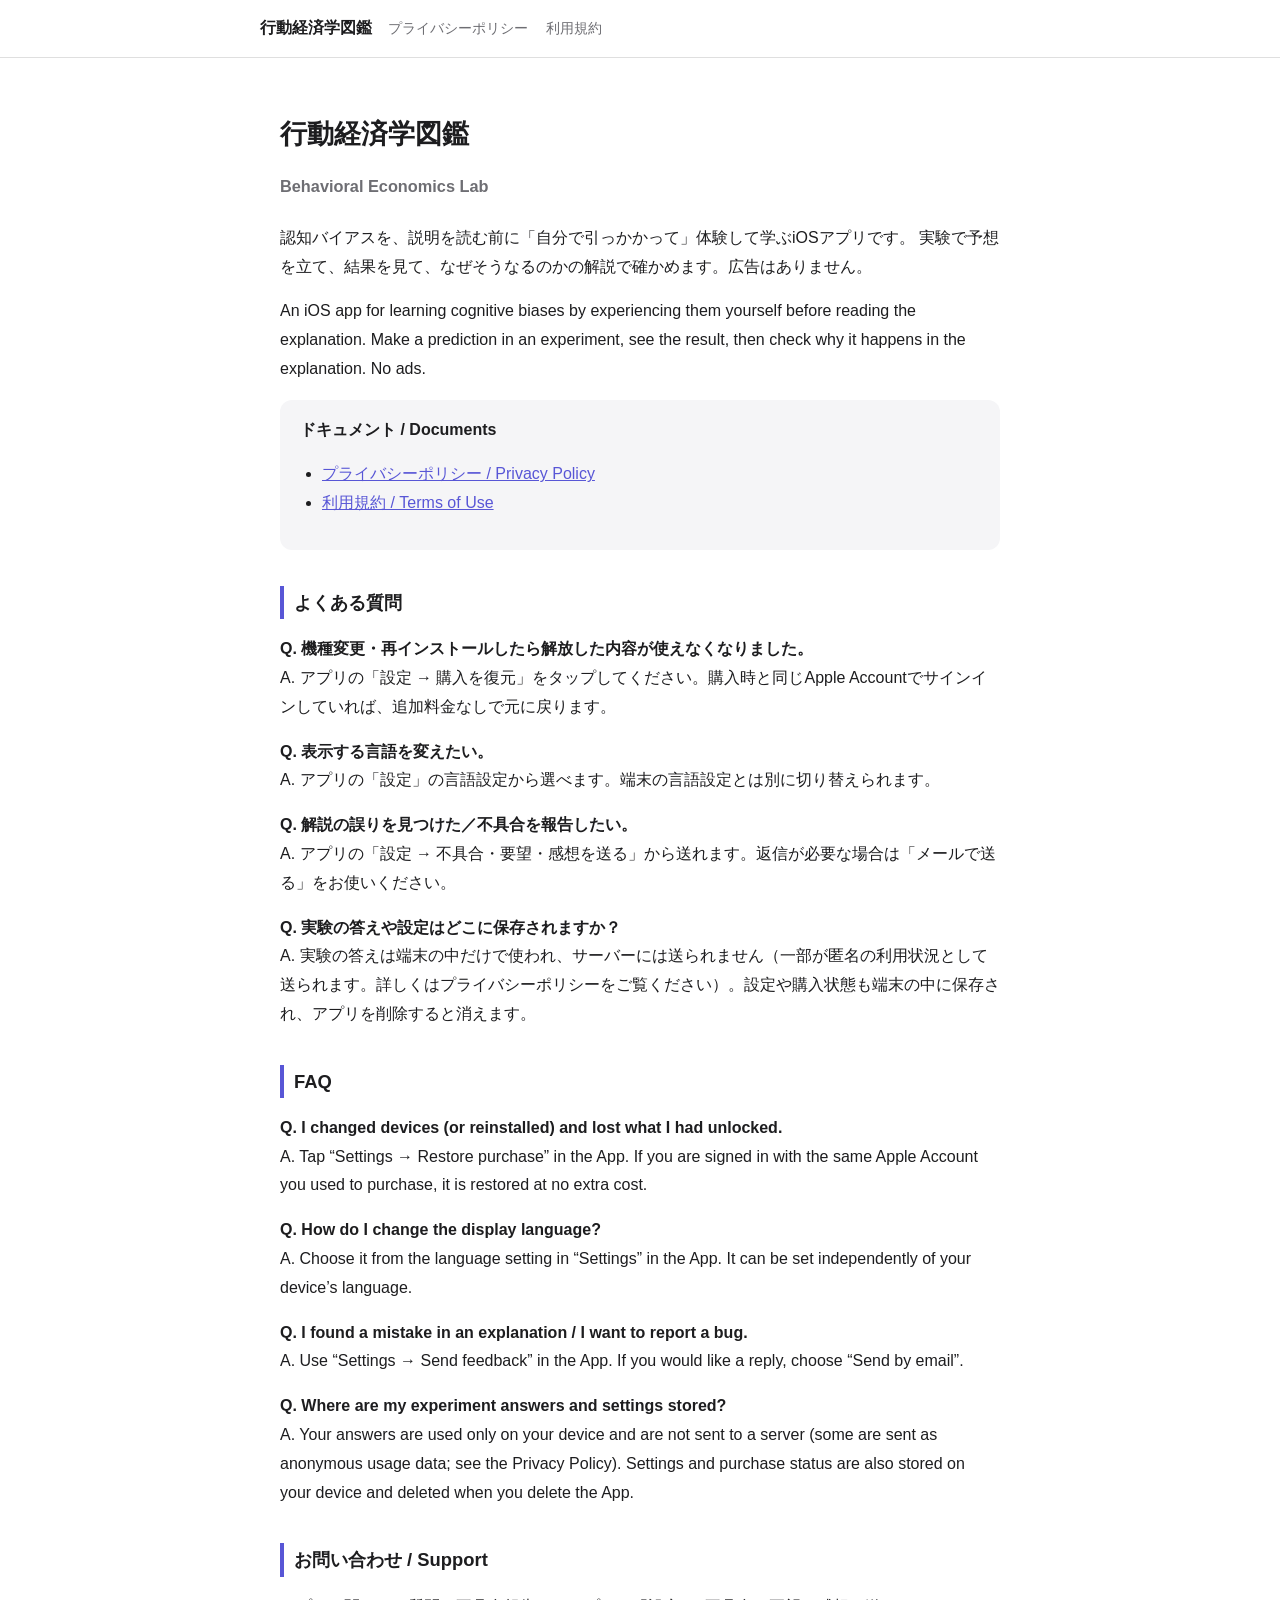
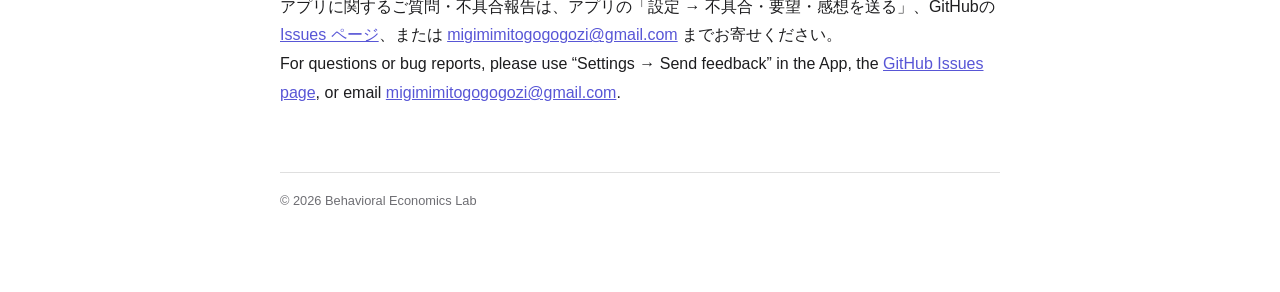
<file: index.html>
<!DOCTYPE html>
<html lang="ja">
<head>
<meta charset="UTF-8">
<meta name="viewport" content="width=device-width, initial-scale=1">
<title>行動経済学図鑑 / Behavioral Economics Lab — サポート</title>
<link rel="stylesheet" href="assets/style.css">
</head>
<body>
<header class="site">
  <div class="inner">
    <a href="./">行動経済学図鑑</a>
    <nav>
      <a href="privacy/">プライバシーポリシー</a>
      <a href="terms/">利用規約</a>
    </nav>
  </div>
</header>
<main>

  <h1>行動経済学図鑑<br><small style="font-size:.6em;color:var(--secondary)">Behavioral Economics Lab</small></h1>
  <p>
    認知バイアスを、説明を読む前に「自分で引っかかって」体験して学ぶiOSアプリです。
    実験で予想を立て、結果を見て、なぜそうなるのかの解説で確かめます。広告はありません。
  </p>
  <p>
    An iOS app for learning cognitive biases by experiencing them yourself before reading the explanation.
    Make a prediction in an experiment, see the result, then check why it happens in the explanation. No ads.
  </p>

  <div class="card">
    <strong>ドキュメント / Documents</strong>
    <ul>
      <li><a href="privacy/">プライバシーポリシー / Privacy Policy</a></li>
      <li><a href="terms/">利用規約 / Terms of Use</a></li>
    </ul>
  </div>

  <h2>よくある質問</h2>
  <p><strong>Q. 機種変更・再インストールしたら解放した内容が使えなくなりました。</strong><br>
    A. アプリの「設定 → 購入を復元」をタップしてください。購入時と同じApple Accountでサインインしていれば、追加料金なしで元に戻ります。</p>
  <p><strong>Q. 表示する言語を変えたい。</strong><br>
    A. アプリの「設定」の言語設定から選べます。端末の言語設定とは別に切り替えられます。</p>
  <p><strong>Q. 解説の誤りを見つけた／不具合を報告したい。</strong><br>
    A. アプリの「設定 → 不具合・要望・感想を送る」から送れます。返信が必要な場合は「メールで送る」をお使いください。</p>
  <p><strong>Q. 実験の答えや設定はどこに保存されますか？</strong><br>
    A. 実験の答えは端末の中だけで使われ、サーバーには送られません（一部が匿名の利用状況として送られます。詳しくはプライバシーポリシーをご覧ください）。設定や購入状態も端末の中に保存され、アプリを削除すると消えます。</p>

  <h2>FAQ</h2>
  <p><strong>Q. I changed devices (or reinstalled) and lost what I had unlocked.</strong><br>
    A. Tap “Settings → Restore purchase” in the App. If you are signed in with the same Apple Account you used to purchase, it is restored at no extra cost.</p>
  <p><strong>Q. How do I change the display language?</strong><br>
    A. Choose it from the language setting in “Settings” in the App. It can be set independently of your device’s language.</p>
  <p><strong>Q. I found a mistake in an explanation / I want to report a bug.</strong><br>
    A. Use “Settings → Send feedback” in the App. If you would like a reply, choose “Send by email”.</p>
  <p><strong>Q. Where are my experiment answers and settings stored?</strong><br>
    A. Your answers are used only on your device and are not sent to a server (some are sent as anonymous usage data; see the Privacy Policy). Settings and purchase status are also stored on your device and deleted when you delete the App.</p>

  <h2>お問い合わせ / Support</h2>
  <p>
    アプリに関するご質問・不具合報告は、アプリの「設定 → 不具合・要望・感想を送る」、GitHubの
    <a href="https://github.com/non-migi/behavioraleconlab-legal/issues">Issues ページ</a>、または
    <a href="mailto:migimimitogogogozi@gmail.com">migimimitogogogozi@gmail.com</a> までお寄せください。<br>
    For questions or bug reports, please use “Settings → Send feedback” in the App, the
    <a href="https://github.com/non-migi/behavioraleconlab-legal/issues">GitHub Issues page</a>, or email
    <a href="mailto:migimimitogogogozi@gmail.com">migimimitogogogozi@gmail.com</a>.
  </p>

<footer>© 2026 Behavioral Economics Lab</footer>
</main>
</body>
</html>
</file>
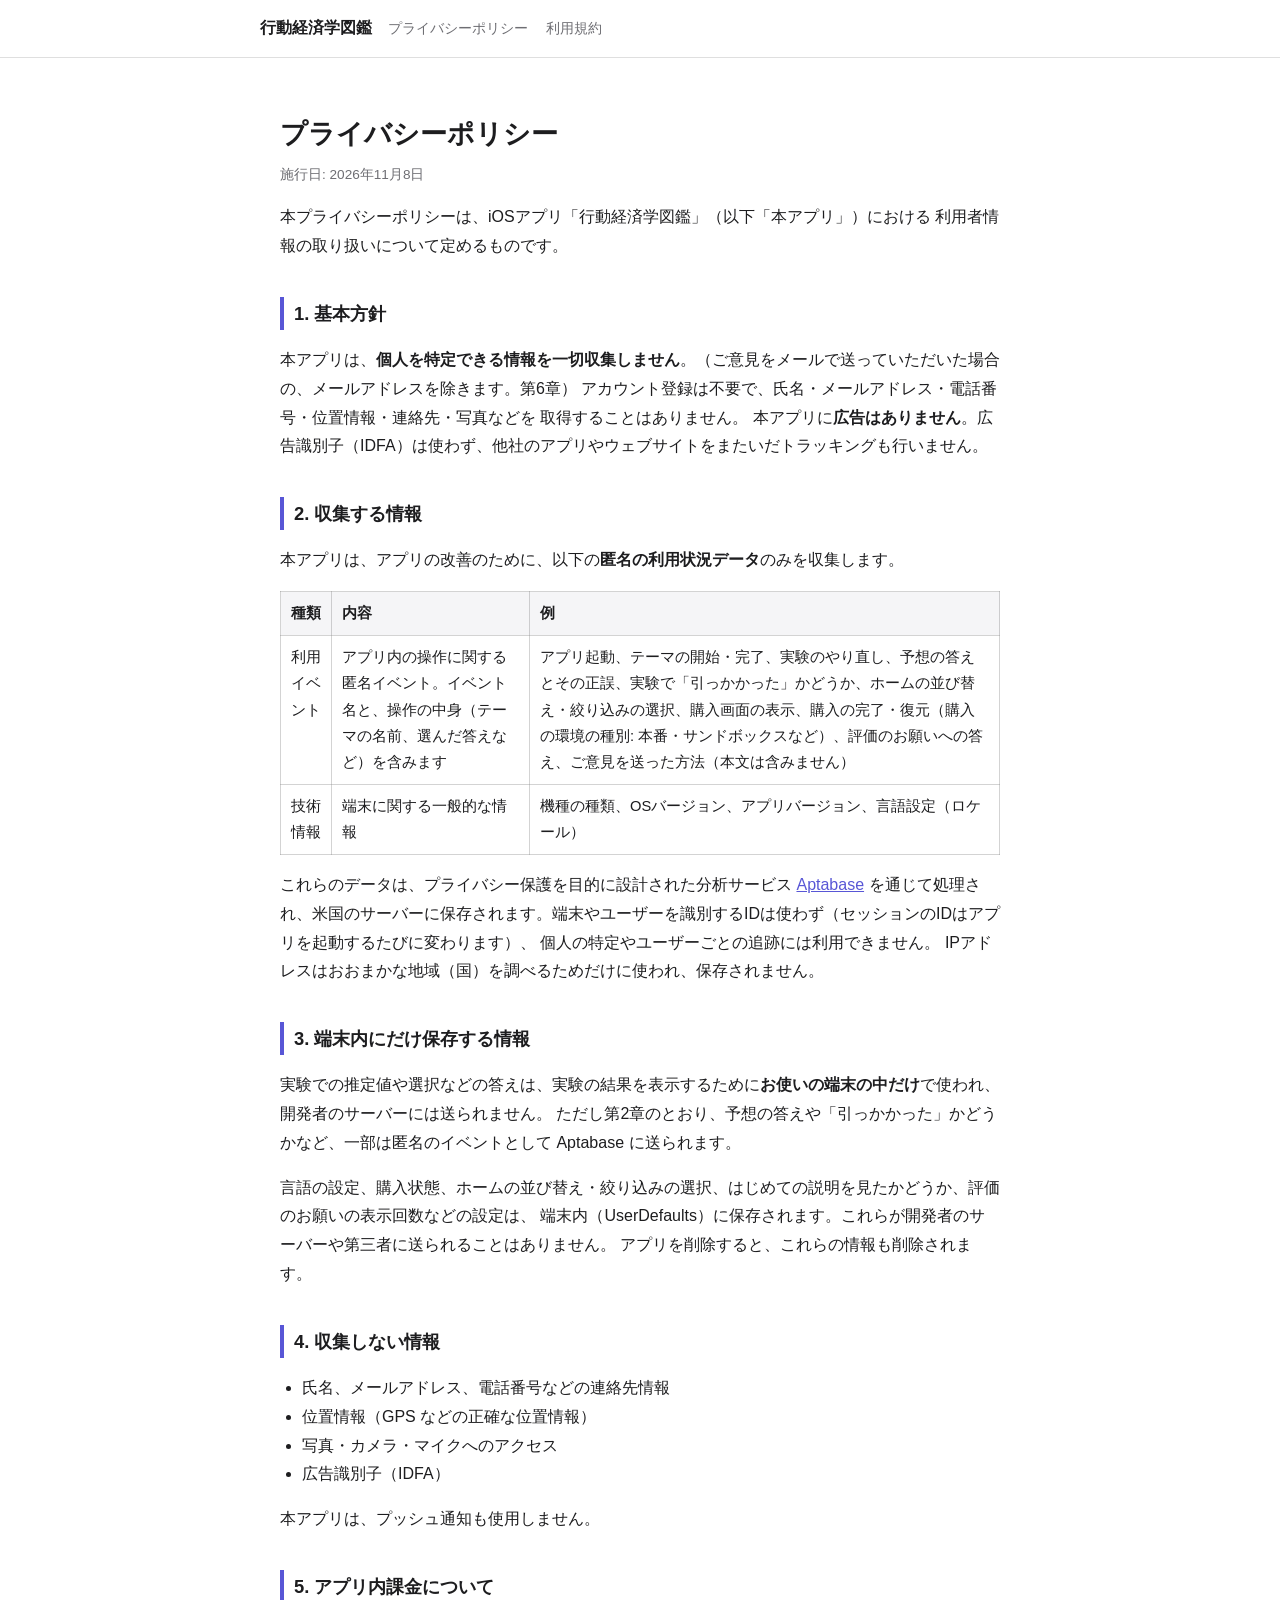
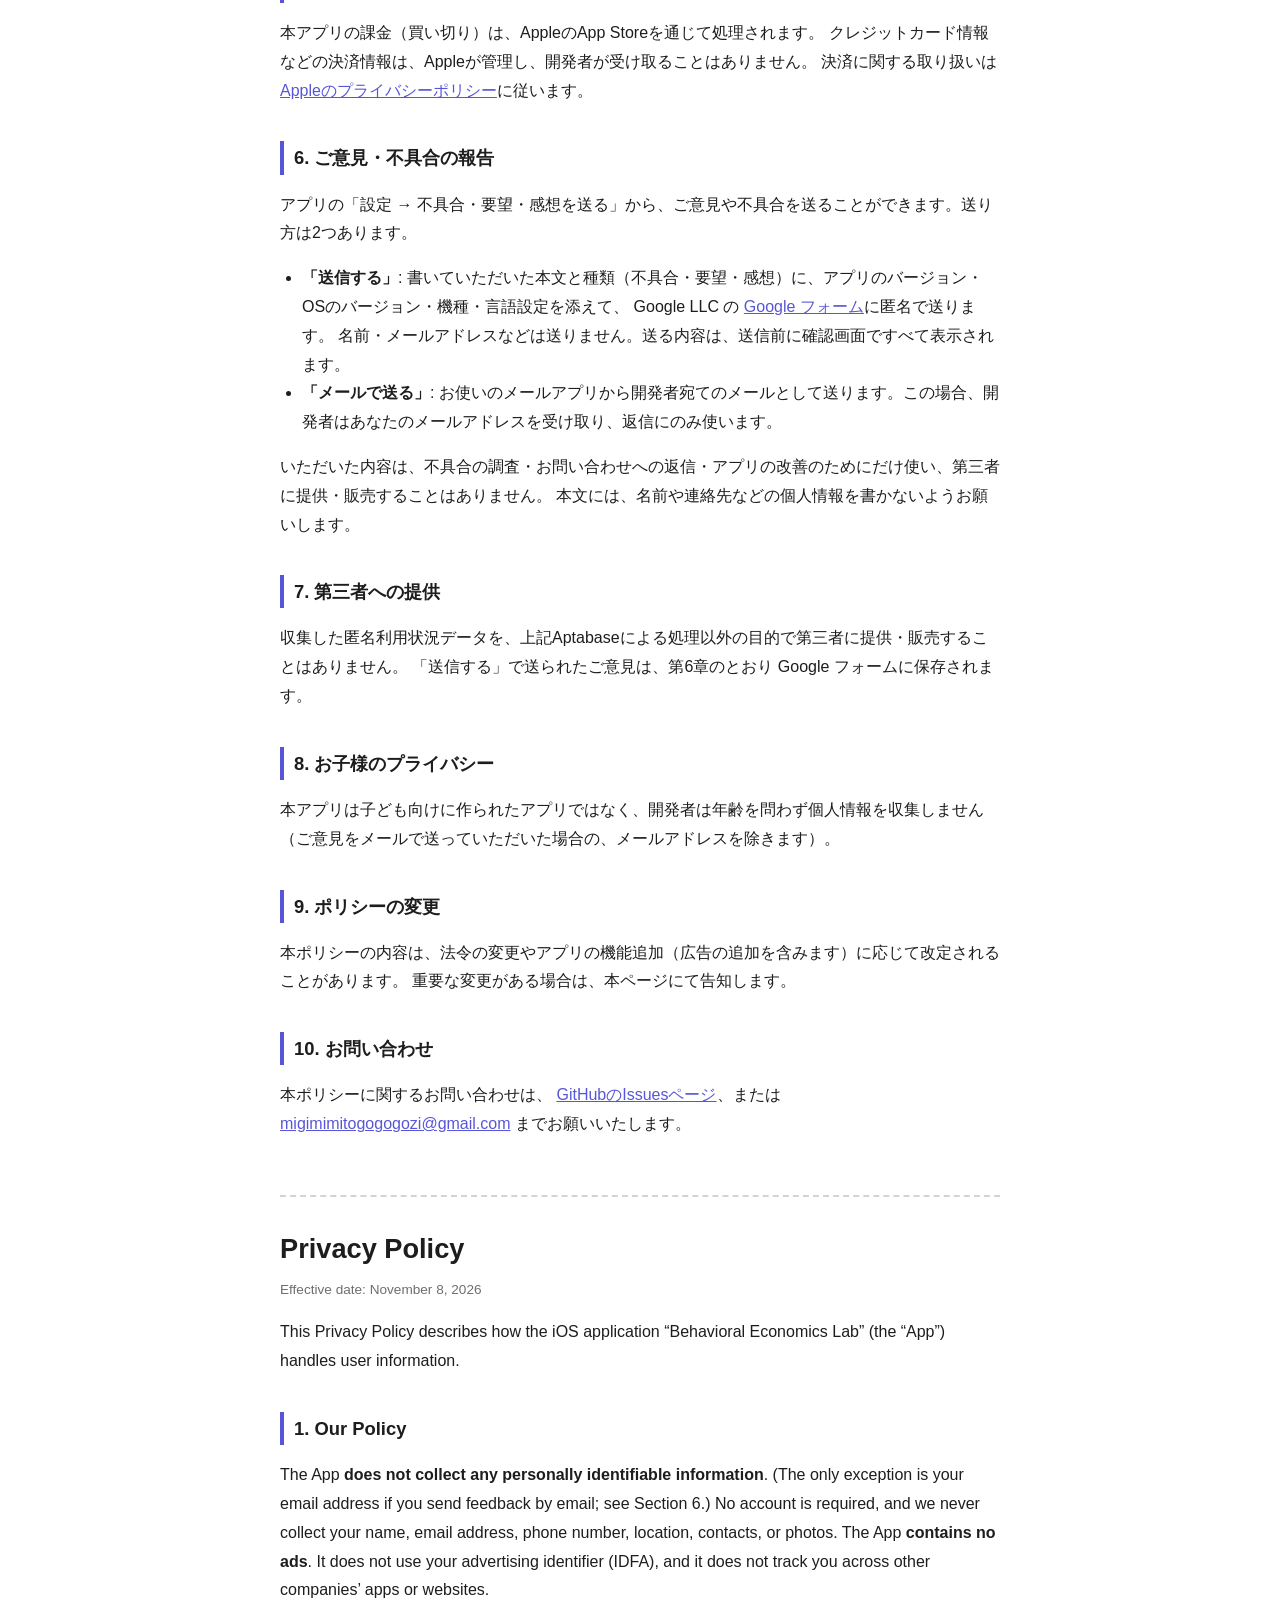
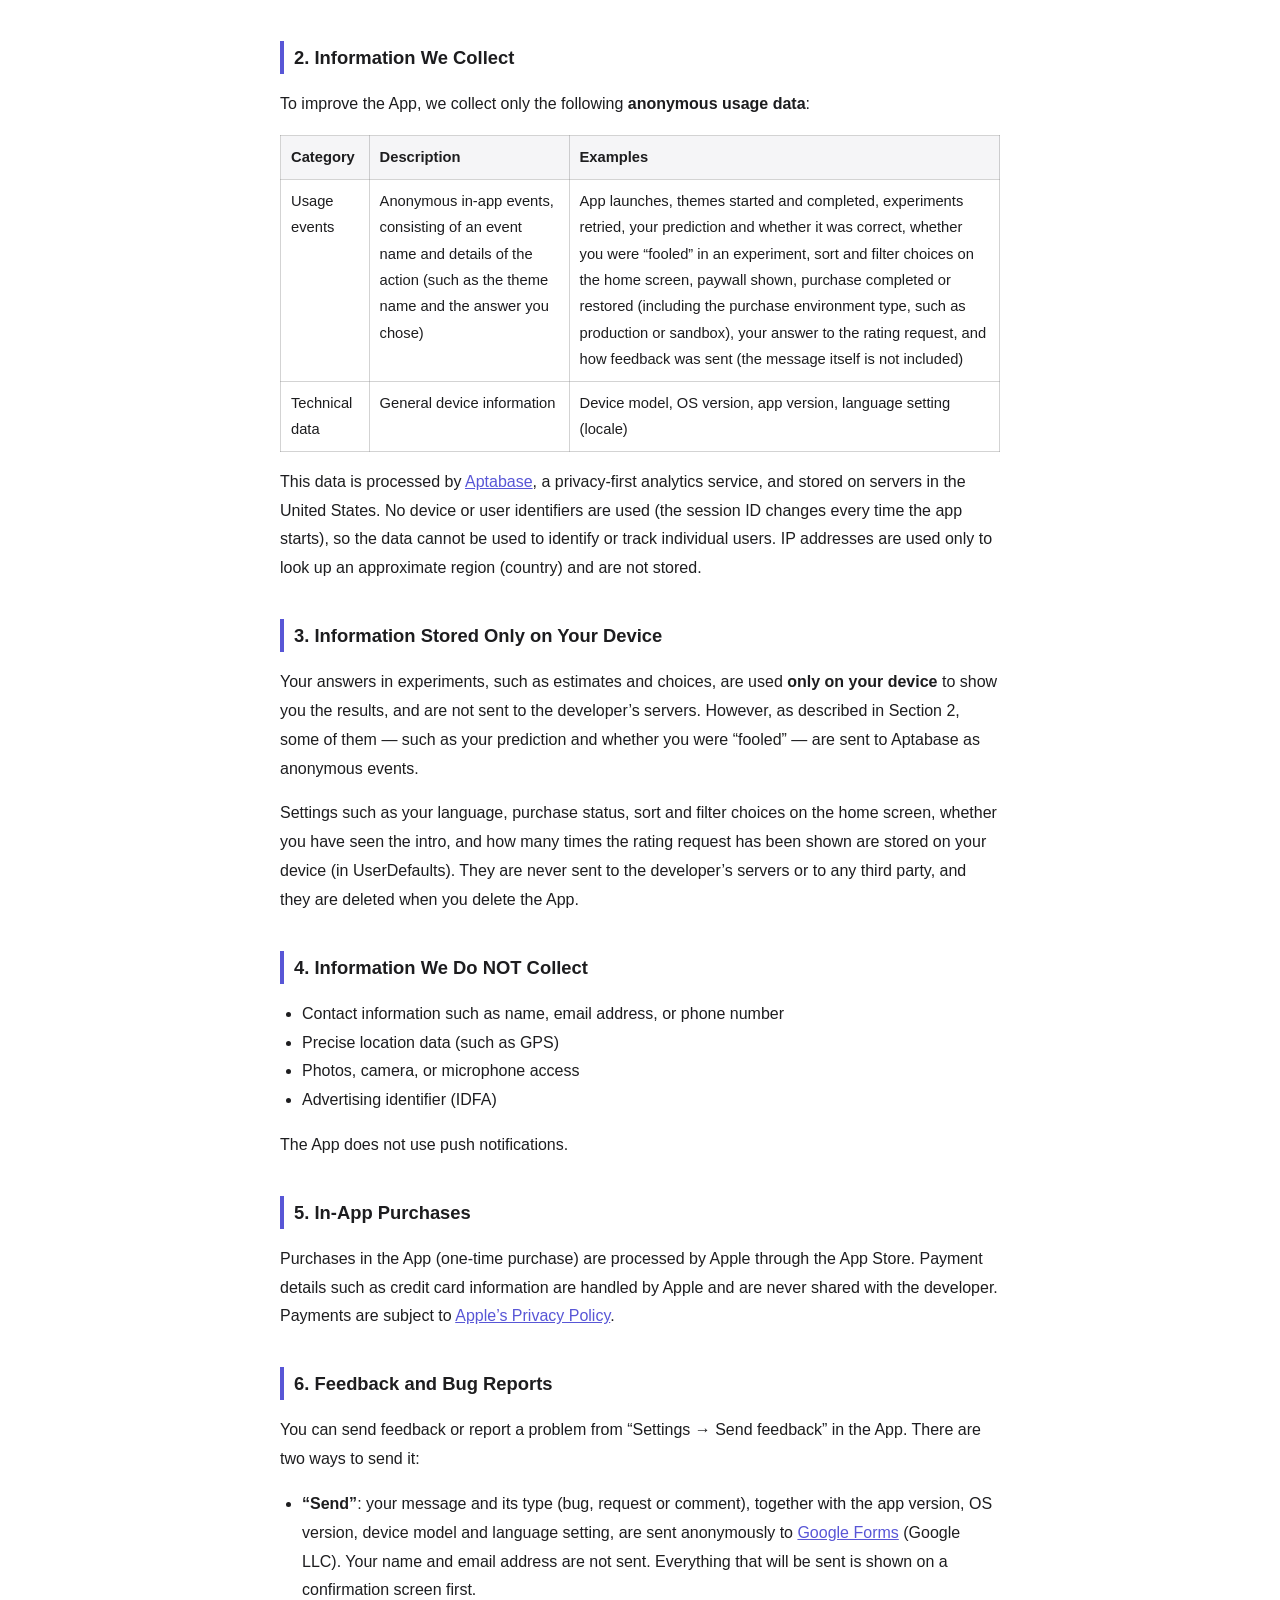
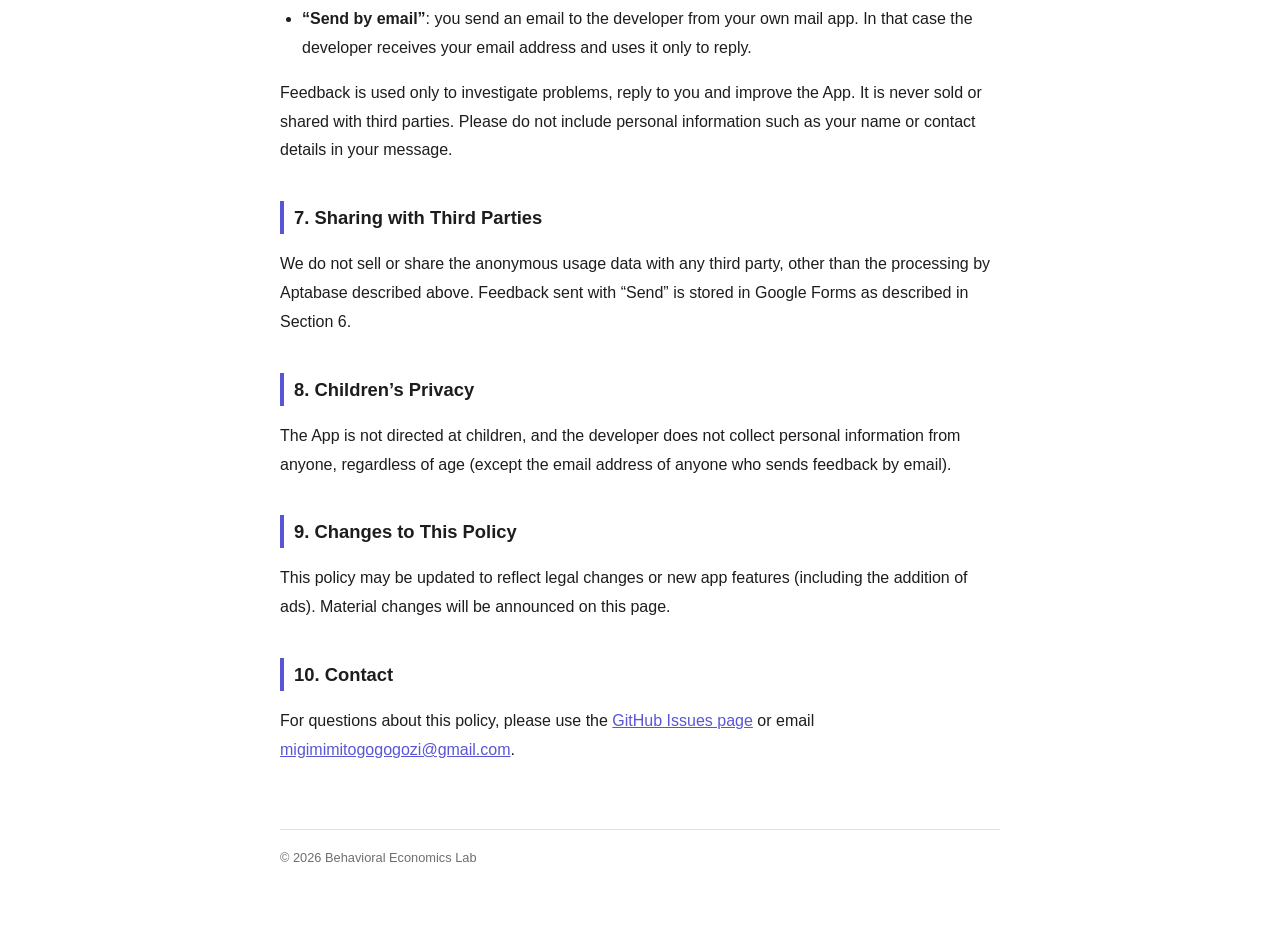
<file: privacy/index.html>
<!DOCTYPE html>
<html lang="ja">
<head>
<meta charset="UTF-8">
<meta name="viewport" content="width=device-width, initial-scale=1">
<title>プライバシーポリシー / Privacy Policy — 行動経済学図鑑</title>
<link rel="stylesheet" href="../assets/style.css">
</head>
<body>
<header class="site">
  <div class="inner">
    <a href="../">行動経済学図鑑</a>
    <nav>
      <a href="./">プライバシーポリシー</a>
      <a href="../terms/">利用規約</a>
    </nav>
  </div>
</header>
<main>

<section class="lang" lang="ja">
<h1>プライバシーポリシー</h1>
<p class="updated">施行日: 2026年11月8日</p>

<p>
本プライバシーポリシーは、iOSアプリ「行動経済学図鑑」（以下「本アプリ」）における
利用者情報の取り扱いについて定めるものです。
</p>

<h2>1. 基本方針</h2>
<p>
本アプリは、<strong>個人を特定できる情報を一切収集しません</strong>。（ご意見をメールで送っていただいた場合の、メールアドレスを除きます。第6章）
アカウント登録は不要で、氏名・メールアドレス・電話番号・位置情報・連絡先・写真などを
取得することはありません。
本アプリに<strong>広告はありません</strong>。広告識別子（IDFA）は使わず、他社のアプリやウェブサイトをまたいだトラッキングも行いません。
</p>

<h2>2. 収集する情報</h2>
<p>本アプリは、アプリの改善のために、以下の<strong>匿名の利用状況データ</strong>のみを収集します。</p>
<table>
  <tr><th>種類</th><th>内容</th><th>例</th></tr>
  <tr>
    <td>利用イベント</td>
    <td>アプリ内の操作に関する匿名イベント。イベント名と、操作の中身（テーマの名前、選んだ答えなど）を含みます</td>
    <td>アプリ起動、テーマの開始・完了、実験のやり直し、予想の答えとその正誤、実験で「引っかかった」かどうか、ホームの並び替え・絞り込みの選択、購入画面の表示、購入の完了・復元（購入の環境の種別: 本番・サンドボックスなど）、評価のお願いへの答え、ご意見を送った方法（本文は含みません）</td>
  </tr>
  <tr>
    <td>技術情報</td>
    <td>端末に関する一般的な情報</td>
    <td>機種の種類、OSバージョン、アプリバージョン、言語設定（ロケール）</td>
  </tr>
</table>
<p>
これらのデータは、プライバシー保護を目的に設計された分析サービス
<a href="https://aptabase.com" target="_blank" rel="noopener">Aptabase</a>
を通じて処理され、米国のサーバーに保存されます。端末やユーザーを識別するIDは使わず（セッションのIDはアプリを起動するたびに変わります）、
個人の特定やユーザーごとの追跡には利用できません。
IPアドレスはおおまかな地域（国）を調べるためだけに使われ、保存されません。
</p>

<h2>3. 端末内にだけ保存する情報</h2>
<p>
実験での推定値や選択などの答えは、実験の結果を表示するために<strong>お使いの端末の中だけ</strong>で使われ、開発者のサーバーには送られません。
ただし第2章のとおり、予想の答えや「引っかかった」かどうかなど、一部は匿名のイベントとして Aptabase に送られます。
</p>
<p>
言語の設定、購入状態、ホームの並び替え・絞り込みの選択、はじめての説明を見たかどうか、評価のお願いの表示回数などの設定は、
端末内（UserDefaults）に保存されます。これらが開発者のサーバーや第三者に送られることはありません。
アプリを削除すると、これらの情報も削除されます。
</p>

<h2>4. 収集しない情報</h2>
<ul>
  <li>氏名、メールアドレス、電話番号などの連絡先情報</li>
  <li>位置情報（GPS などの正確な位置情報）</li>
  <li>写真・カメラ・マイクへのアクセス</li>
  <li>広告識別子（IDFA）</li>
</ul>
<p>本アプリは、プッシュ通知も使用しません。</p>

<h2>5. アプリ内課金について</h2>
<p>
本アプリの課金（買い切り）は、AppleのApp Storeを通じて処理されます。
クレジットカード情報などの決済情報は、Appleが管理し、開発者が受け取ることはありません。
決済に関する取り扱いは<a href="https://www.apple.com/legal/privacy/" target="_blank" rel="noopener">Appleのプライバシーポリシー</a>に従います。
</p>

<h2>6. ご意見・不具合の報告</h2>
<p>
アプリの「設定 → 不具合・要望・感想を送る」から、ご意見や不具合を送ることができます。送り方は2つあります。
</p>
<ul>
  <li><strong>「送信する」</strong>: 書いていただいた本文と種類（不具合・要望・感想）に、アプリのバージョン・OSのバージョン・機種・言語設定を添えて、
      Google LLC の <a href="https://www.google.com/forms/about/" target="_blank" rel="noopener">Google フォーム</a>に匿名で送ります。
      名前・メールアドレスなどは送りません。送る内容は、送信前に確認画面ですべて表示されます。</li>
  <li><strong>「メールで送る」</strong>: お使いのメールアプリから開発者宛てのメールとして送ります。この場合、開発者はあなたのメールアドレスを受け取り、返信にのみ使います。</li>
</ul>
<p>
いただいた内容は、不具合の調査・お問い合わせへの返信・アプリの改善のためにだけ使い、第三者に提供・販売することはありません。
本文には、名前や連絡先などの個人情報を書かないようお願いします。
</p>

<h2>7. 第三者への提供</h2>
<p>
収集した匿名利用状況データを、上記Aptabaseによる処理以外の目的で第三者に提供・販売することはありません。
「送信する」で送られたご意見は、第6章のとおり Google フォームに保存されます。
</p>

<h2>8. お子様のプライバシー</h2>
<p>
本アプリは子ども向けに作られたアプリではなく、開発者は年齢を問わず個人情報を収集しません（ご意見をメールで送っていただいた場合の、メールアドレスを除きます）。
</p>

<h2>9. ポリシーの変更</h2>
<p>
本ポリシーの内容は、法令の変更やアプリの機能追加（広告の追加を含みます）に応じて改定されることがあります。
重要な変更がある場合は、本ページにて告知します。
</p>

<h2>10. お問い合わせ</h2>
<p>
本ポリシーに関するお問い合わせは、
<a href="https://github.com/non-migi/behavioraleconlab-legal/issues">GitHubのIssuesページ</a>、または
<a href="mailto:migimimitogogogozi@gmail.com">migimimitogogogozi@gmail.com</a> までお願いいたします。
</p>
</section>

<hr class="langsep">

<section class="lang" lang="en">
<h1>Privacy Policy</h1>
<p class="updated">Effective date: November 8, 2026</p>

<p>
This Privacy Policy describes how the iOS application “Behavioral Economics Lab”
(the “App”) handles user information.
</p>

<h2>1. Our Policy</h2>
<p>
The App <strong>does not collect any personally identifiable information</strong>. (The only exception is your email address if you send feedback by email; see Section 6.)
No account is required, and we never collect your name, email address, phone number,
location, contacts, or photos.
The App <strong>contains no ads</strong>. It does not use your advertising identifier (IDFA),
and it does not track you across other companies’ apps or websites.
</p>

<h2>2. Information We Collect</h2>
<p>To improve the App, we collect only the following <strong>anonymous usage data</strong>:</p>
<table>
  <tr><th>Category</th><th>Description</th><th>Examples</th></tr>
  <tr>
    <td>Usage events</td>
    <td>Anonymous in-app events, consisting of an event name and details of the action (such as the theme name and the answer you chose)</td>
    <td>App launches, themes started and completed, experiments retried, your prediction and whether it was correct, whether you were “fooled” in an experiment, sort and filter choices on the home screen, paywall shown, purchase completed or restored (including the purchase environment type, such as production or sandbox), your answer to the rating request, and how feedback was sent (the message itself is not included)</td>
  </tr>
  <tr>
    <td>Technical data</td>
    <td>General device information</td>
    <td>Device model, OS version, app version, language setting (locale)</td>
  </tr>
</table>
<p>
This data is processed by
<a href="https://aptabase.com" target="_blank" rel="noopener">Aptabase</a>,
a privacy-first analytics service, and stored on servers in the United States. No device or user
identifiers are used (the session ID changes every time the app starts), so the data cannot be used
to identify or track individual users. IP addresses are used only to look up an approximate region
(country) and are not stored.
</p>

<h2>3. Information Stored Only on Your Device</h2>
<p>
Your answers in experiments, such as estimates and choices, are used <strong>only on your device</strong> to show you the results,
and are not sent to the developer’s servers. However, as described in Section 2, some of them — such as your prediction
and whether you were “fooled” — are sent to Aptabase as anonymous events.
</p>
<p>
Settings such as your language, purchase status, sort and filter choices on the home screen, whether you have seen the intro,
and how many times the rating request has been shown are stored on your device (in UserDefaults).
They are never sent to the developer’s servers or to any third party, and they are deleted when you delete the App.
</p>

<h2>4. Information We Do NOT Collect</h2>
<ul>
  <li>Contact information such as name, email address, or phone number</li>
  <li>Precise location data (such as GPS)</li>
  <li>Photos, camera, or microphone access</li>
  <li>Advertising identifier (IDFA)</li>
</ul>
<p>The App does not use push notifications.</p>

<h2>5. In-App Purchases</h2>
<p>
Purchases in the App (one-time purchase) are processed by Apple through the App Store.
Payment details such as credit card information are handled by Apple and are never
shared with the developer. Payments are subject to
<a href="https://www.apple.com/legal/privacy/" target="_blank" rel="noopener">Apple’s Privacy Policy</a>.
</p>

<h2>6. Feedback and Bug Reports</h2>
<p>
You can send feedback or report a problem from “Settings → Send feedback” in the App. There are two ways to send it:
</p>
<ul>
  <li><strong>“Send”</strong>: your message and its type (bug, request or comment), together with the app version,
      OS version, device model and language setting, are sent anonymously to
      <a href="https://www.google.com/forms/about/" target="_blank" rel="noopener">Google Forms</a> (Google LLC).
      Your name and email address are not sent. Everything that will be sent is shown on a
      confirmation screen first.</li>
  <li><strong>“Send by email”</strong>: you send an email to the developer from your own mail app. In that case the
      developer receives your email address and uses it only to reply.</li>
</ul>
<p>
Feedback is used only to investigate problems, reply to you and improve the App. It is never sold or shared with
third parties. Please do not include personal information such as your name or contact details in your message.
</p>

<h2>7. Sharing with Third Parties</h2>
<p>
We do not sell or share the anonymous usage data with any third party, other than the
processing by Aptabase described above. Feedback sent with “Send” is stored in Google Forms
as described in Section 6.
</p>

<h2>8. Children’s Privacy</h2>
<p>
The App is not directed at children, and the developer does not collect personal
information from anyone, regardless of age (except the email address of anyone who sends
feedback by email).
</p>

<h2>9. Changes to This Policy</h2>
<p>
This policy may be updated to reflect legal changes or new app features (including the addition of ads).
Material changes will be announced on this page.
</p>

<h2>10. Contact</h2>
<p>
For questions about this policy, please use the
<a href="https://github.com/non-migi/behavioraleconlab-legal/issues">GitHub Issues page</a> or email
<a href="mailto:migimimitogogogozi@gmail.com">migimimitogogogozi@gmail.com</a>.
</p>
</section>

<footer>© 2026 Behavioral Economics Lab</footer>
</main>
</body>
</html>
</file>
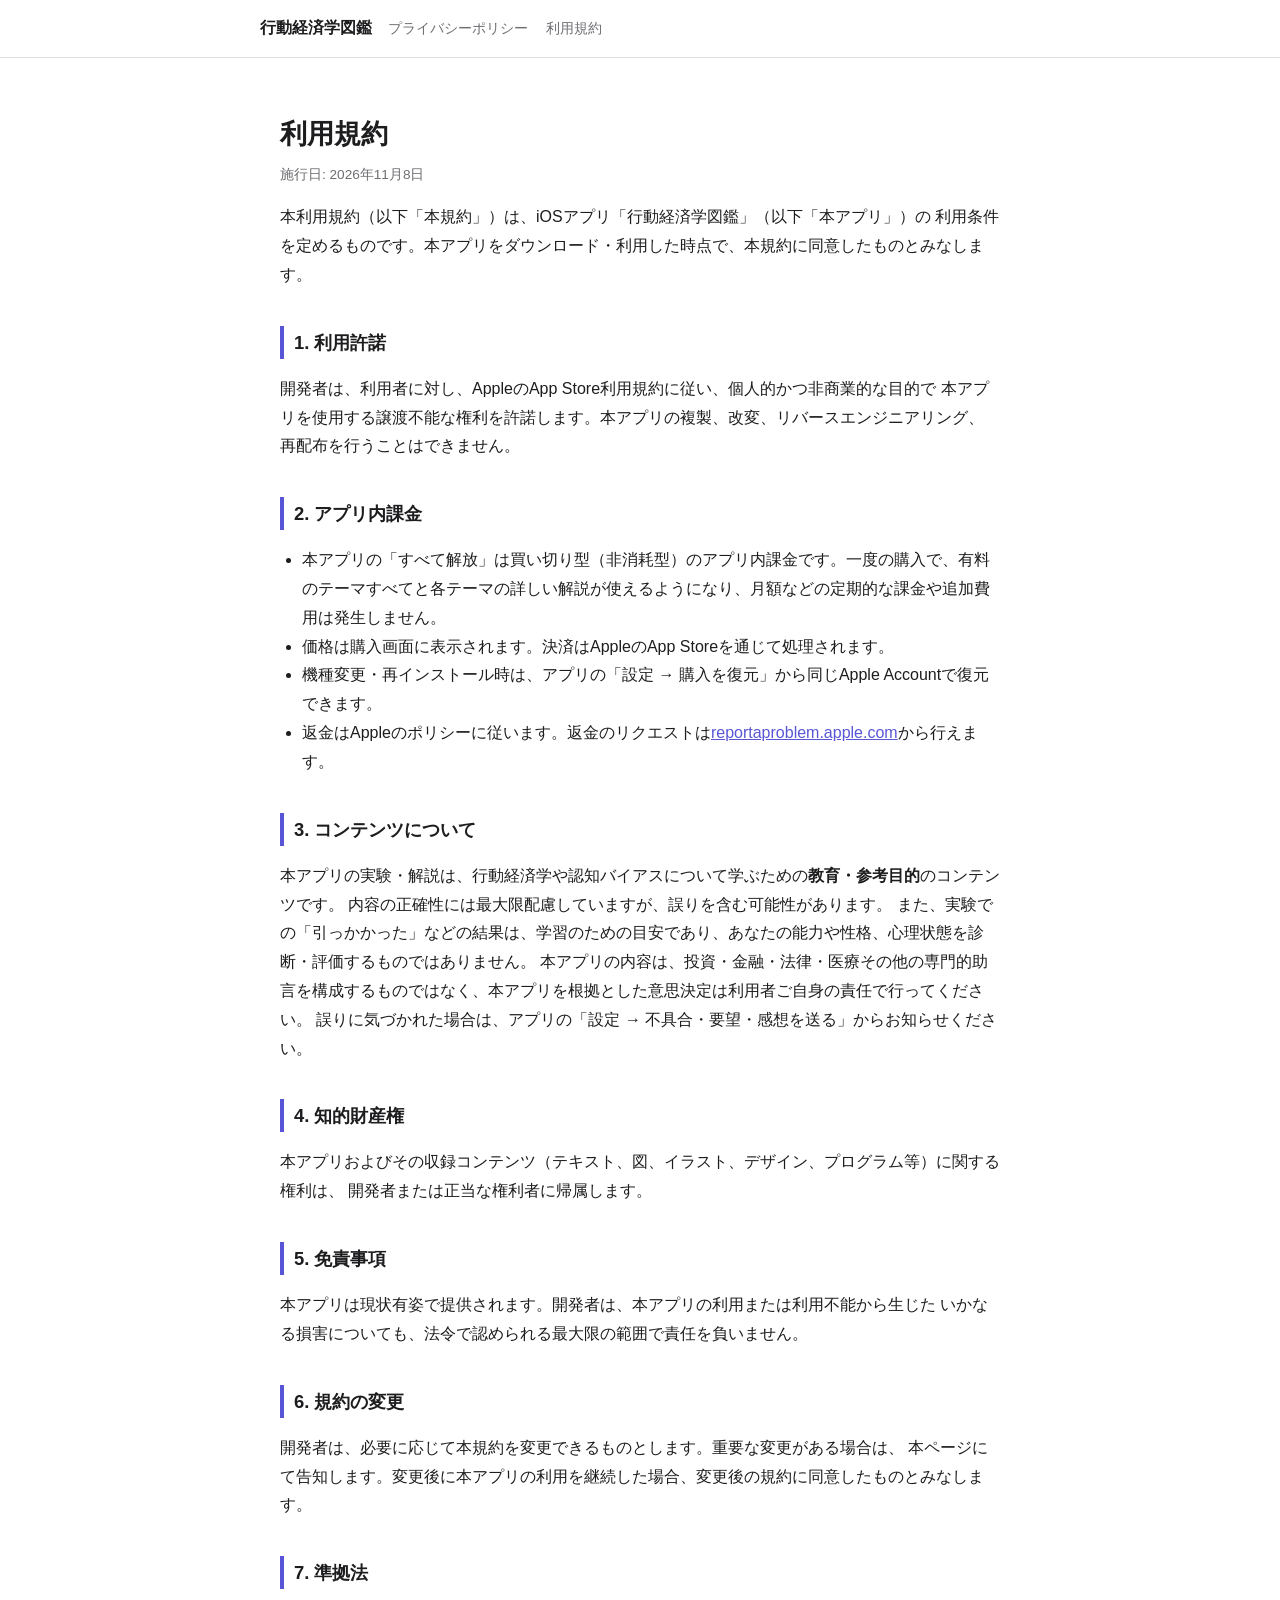
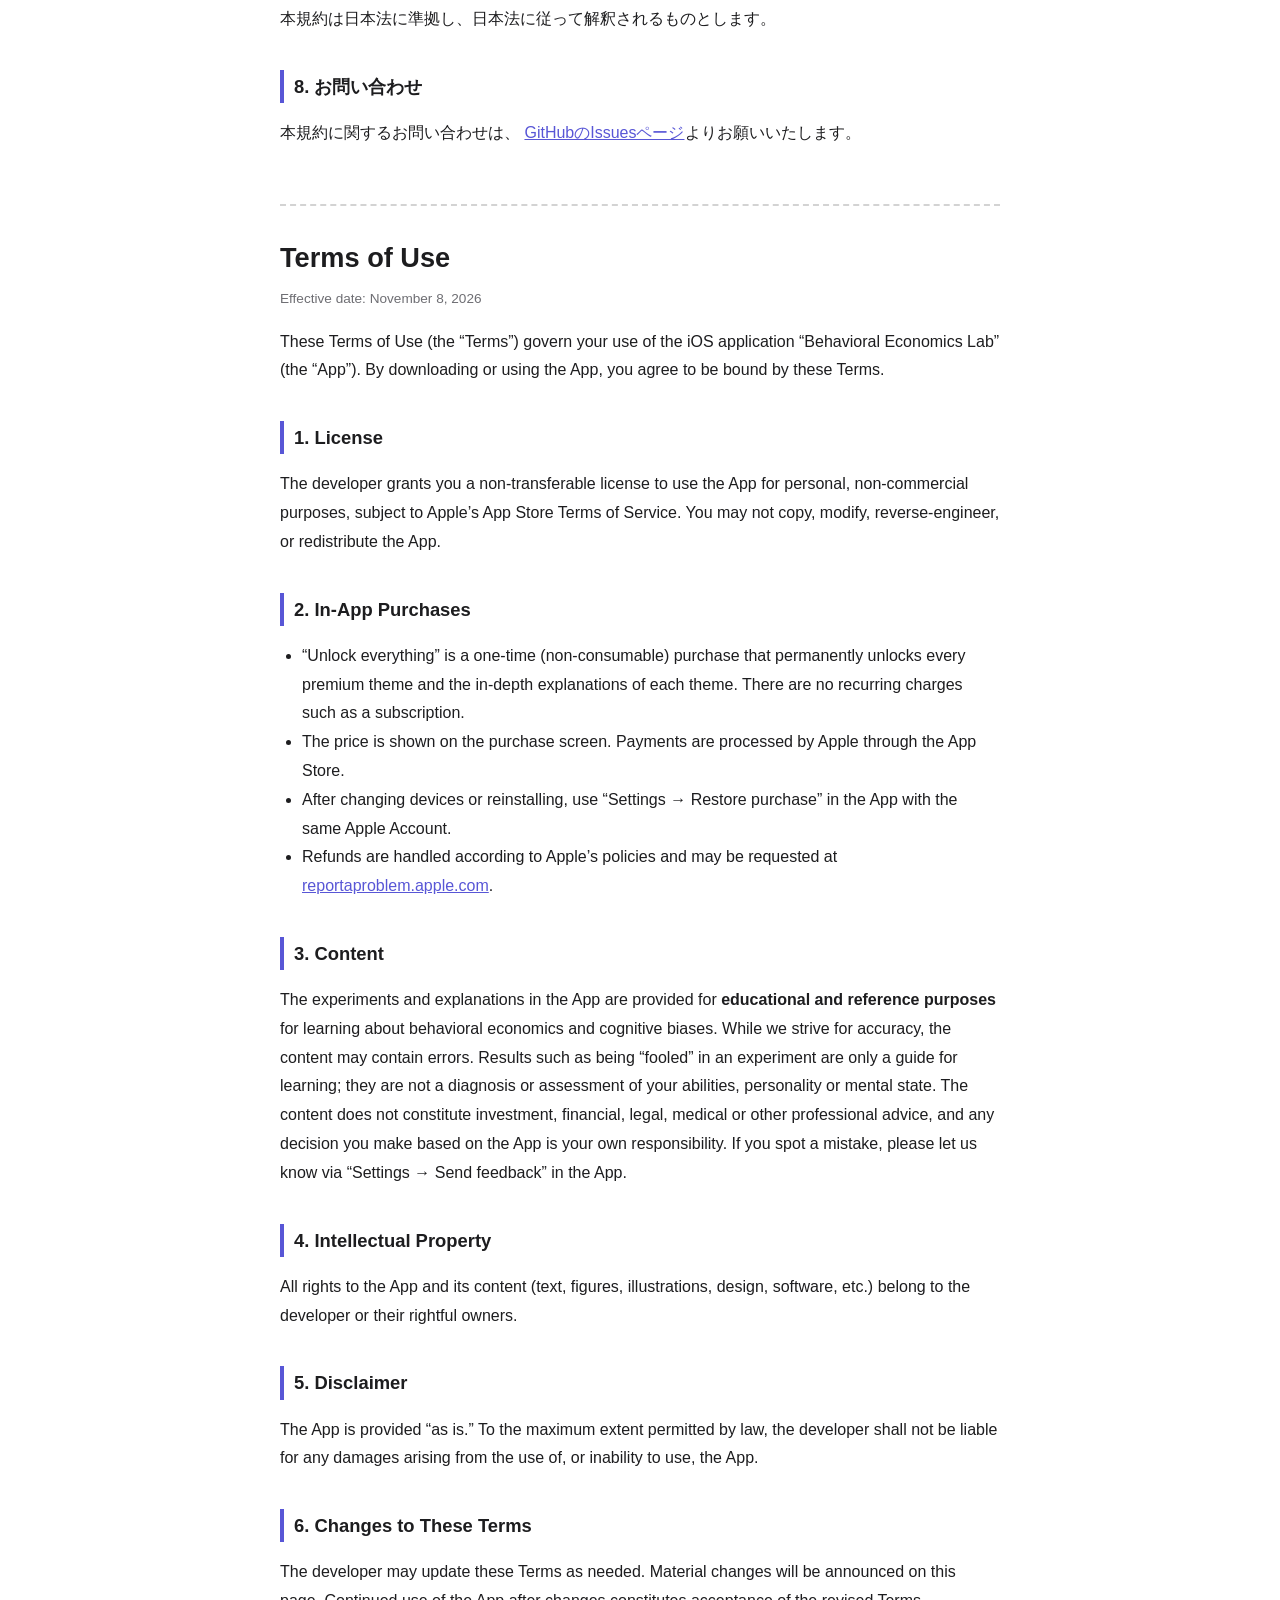
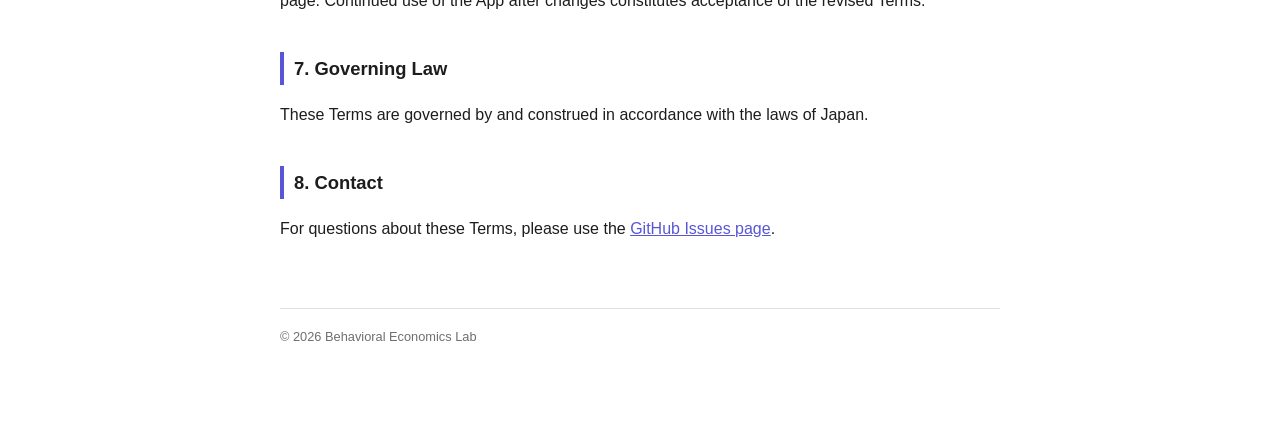
<file: terms/index.html>
<!DOCTYPE html>
<html lang="ja">
<head>
<meta charset="UTF-8">
<meta name="viewport" content="width=device-width, initial-scale=1">
<title>利用規約 / Terms of Use — 行動経済学図鑑</title>
<link rel="stylesheet" href="../assets/style.css">
</head>
<body>
<header class="site">
  <div class="inner">
    <a href="../">行動経済学図鑑</a>
    <nav>
      <a href="../privacy/">プライバシーポリシー</a>
      <a href="./">利用規約</a>
    </nav>
  </div>
</header>
<main>

<section class="lang" lang="ja">
<h1>利用規約</h1>
<p class="updated">施行日: 2026年11月8日</p>

<p>
本利用規約（以下「本規約」）は、iOSアプリ「行動経済学図鑑」（以下「本アプリ」）の
利用条件を定めるものです。本アプリをダウンロード・利用した時点で、本規約に同意したものとみなします。
</p>

<h2>1. 利用許諾</h2>
<p>
開発者は、利用者に対し、AppleのApp Store利用規約に従い、個人的かつ非商業的な目的で
本アプリを使用する譲渡不能な権利を許諾します。本アプリの複製、改変、リバースエンジニアリング、
再配布を行うことはできません。
</p>

<h2>2. アプリ内課金</h2>
<ul>
  <li>本アプリの「すべて解放」は買い切り型（非消耗型）のアプリ内課金です。一度の購入で、有料のテーマすべてと各テーマの詳しい解説が使えるようになり、月額などの定期的な課金や追加費用は発生しません。</li>
  <li>価格は購入画面に表示されます。決済はAppleのApp Storeを通じて処理されます。</li>
  <li>機種変更・再インストール時は、アプリの「設定 → 購入を復元」から同じApple Accountで復元できます。</li>
  <li>返金はAppleのポリシーに従います。返金のリクエストは<a href="https://reportaproblem.apple.com" target="_blank" rel="noopener">reportaproblem.apple.com</a>から行えます。</li>
</ul>

<h2>3. コンテンツについて</h2>
<p>
本アプリの実験・解説は、行動経済学や認知バイアスについて学ぶための<strong>教育・参考目的</strong>のコンテンツです。
内容の正確性には最大限配慮していますが、誤りを含む可能性があります。
また、実験での「引っかかった」などの結果は、学習のための目安であり、あなたの能力や性格、心理状態を診断・評価するものではありません。
本アプリの内容は、投資・金融・法律・医療その他の専門的助言を構成するものではなく、本アプリを根拠とした意思決定は利用者ご自身の責任で行ってください。
誤りに気づかれた場合は、アプリの「設定 → 不具合・要望・感想を送る」からお知らせください。
</p>

<h2>4. 知的財産権</h2>
<p>
本アプリおよびその収録コンテンツ（テキスト、図、イラスト、デザイン、プログラム等）に関する権利は、
開発者または正当な権利者に帰属します。
</p>

<h2>5. 免責事項</h2>
<p>
本アプリは現状有姿で提供されます。開発者は、本アプリの利用または利用不能から生じた
いかなる損害についても、法令で認められる最大限の範囲で責任を負いません。
</p>

<h2>6. 規約の変更</h2>
<p>
開発者は、必要に応じて本規約を変更できるものとします。重要な変更がある場合は、
本ページにて告知します。変更後に本アプリの利用を継続した場合、変更後の規約に同意したものとみなします。
</p>

<h2>7. 準拠法</h2>
<p>本規約は日本法に準拠し、日本法に従って解釈されるものとします。</p>

<h2>8. お問い合わせ</h2>
<p>
本規約に関するお問い合わせは、
<a href="https://github.com/non-migi/behavioraleconlab-legal/issues">GitHubのIssuesページ</a>よりお願いいたします。
</p>
</section>

<hr class="langsep">

<section class="lang" lang="en">
<h1>Terms of Use</h1>
<p class="updated">Effective date: November 8, 2026</p>

<p>
These Terms of Use (the “Terms”) govern your use of the iOS application
“Behavioral Economics Lab” (the “App”). By downloading or using the App,
you agree to be bound by these Terms.
</p>

<h2>1. License</h2>
<p>
The developer grants you a non-transferable license to use the App for personal,
non-commercial purposes, subject to Apple’s App Store Terms of Service.
You may not copy, modify, reverse-engineer, or redistribute the App.
</p>

<h2>2. In-App Purchases</h2>
<ul>
  <li>“Unlock everything” is a one-time (non-consumable) purchase that permanently unlocks every premium theme and the in-depth explanations of each theme. There are no recurring charges such as a subscription.</li>
  <li>The price is shown on the purchase screen. Payments are processed by Apple through the App Store.</li>
  <li>After changing devices or reinstalling, use “Settings → Restore purchase” in the App with the same Apple Account.</li>
  <li>Refunds are handled according to Apple’s policies and may be requested at <a href="https://reportaproblem.apple.com" target="_blank" rel="noopener">reportaproblem.apple.com</a>.</li>
</ul>

<h2>3. Content</h2>
<p>
The experiments and explanations in the App are provided for <strong>educational and reference purposes</strong>
for learning about behavioral economics and cognitive biases. While we strive for accuracy, the content may contain errors.
Results such as being “fooled” in an experiment are only a guide for learning; they are not a diagnosis or assessment of your
abilities, personality or mental state. The content does not constitute investment, financial, legal, medical or other professional advice,
and any decision you make based on the App is your own responsibility.
If you spot a mistake, please let us know via “Settings → Send feedback” in the App.
</p>

<h2>4. Intellectual Property</h2>
<p>
All rights to the App and its content (text, figures, illustrations, design, software, etc.) belong to the
developer or their rightful owners.
</p>

<h2>5. Disclaimer</h2>
<p>
The App is provided “as is.” To the maximum extent permitted by law, the developer
shall not be liable for any damages arising from the use of, or inability to use, the App.
</p>

<h2>6. Changes to These Terms</h2>
<p>
The developer may update these Terms as needed. Material changes will be announced on
this page. Continued use of the App after changes constitutes acceptance of the revised Terms.
</p>

<h2>7. Governing Law</h2>
<p>These Terms are governed by and construed in accordance with the laws of Japan.</p>

<h2>8. Contact</h2>
<p>
For questions about these Terms, please use the
<a href="https://github.com/non-migi/behavioraleconlab-legal/issues">GitHub Issues page</a>.
</p>
</section>

<footer>© 2026 Behavioral Economics Lab</footer>
</main>
</body>
</html>
</file>
<file: assets/style.css>
:root {
  color-scheme: light dark;
  --accent: #5856d6;
  --text: #1d1d1f;
  --secondary: #6e6e73;
  --bg: #ffffff;
  --card: #f5f5f7;
}
@media (prefers-color-scheme: dark) {
  :root {
    --text: #f5f5f7;
    --secondary: #a1a1a6;
    --bg: #1d1d1f;
    --card: #2c2c2e;
  }
}
* { box-sizing: border-box; }
body {
  margin: 0;
  font-family: -apple-system, BlinkMacSystemFont, "Helvetica Neue", "Hiragino Kaku Gothic ProN", "Noto Sans JP", sans-serif;
  color: var(--text);
  background: var(--bg);
  line-height: 1.8;
}
main { max-width: 760px; margin: 0 auto; padding: 24px 20px 80px; }
header.site {
  border-bottom: 1px solid rgba(128,128,128,.25);
  padding: 14px 20px;
}
header.site .inner {
  max-width: 760px; margin: 0 auto;
  display: flex; align-items: baseline; gap: 16px; flex-wrap: wrap;
}
header.site a { color: var(--text); text-decoration: none; font-weight: 700; }
header.site nav a { color: var(--secondary); font-weight: 400; font-size: .9rem; margin-right: 14px; }
header.site nav a:hover { color: var(--accent); }
h1 { font-size: 1.7rem; margin: 28px 0 4px; }
h2 { font-size: 1.15rem; margin-top: 36px; border-left: 4px solid var(--accent); padding-left: 10px; }
p.updated { color: var(--secondary); font-size: .85rem; margin-top: 0; }
section.lang { margin-top: 8px; }
hr.langsep { margin: 56px 0 8px; border: none; border-top: 2px dashed rgba(128,128,128,.35); }
table { border-collapse: collapse; width: 100%; font-size: .92rem; }
th, td { border: 1px solid rgba(128,128,128,.35); padding: 8px 10px; text-align: left; vertical-align: top; }
th { background: var(--card); }
ul { padding-left: 22px; }
.card { background: var(--card); border-radius: 12px; padding: 16px 20px; margin: 16px 0; }
footer { color: var(--secondary); font-size: .8rem; margin-top: 64px; border-top: 1px solid rgba(128,128,128,.25); padding-top: 16px; }
a { color: var(--accent); }
</file>
